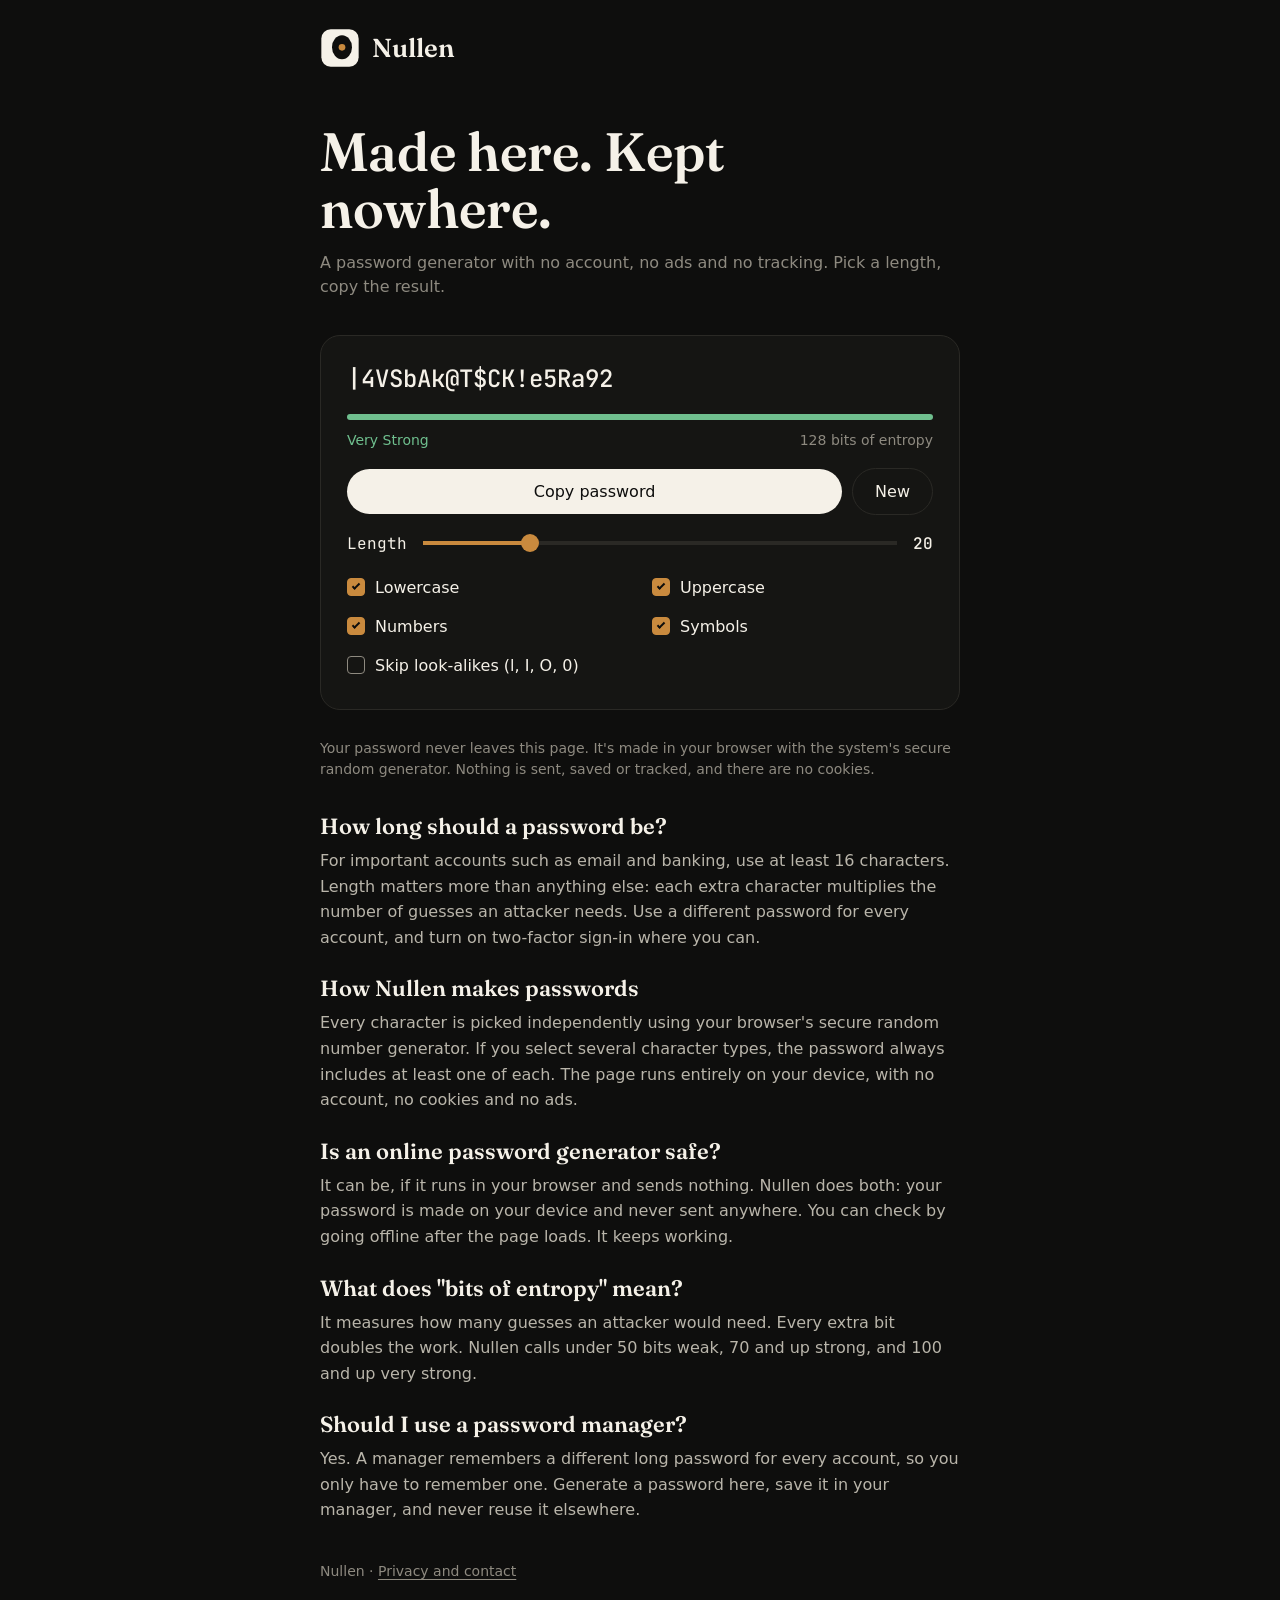
<file: index.html>
<!doctype html>
<html lang="en">
<head>
    <title>Nullen - Free Private Password Generator (No Tracking)</title>

    <meta charset="UTF-8"/>
    <meta name="viewport" content="width=device-width, initial-scale=1.0"/>
    <meta
            name="description"
            content="Generate strong passwords in your browser. No account, no ads, no tracking. Made here. Kept nowhere."
    />
    <link rel="canonical" href="https://nullen.cc/"/>
    <meta property="og:url" content="https://nullen.cc/"/>
    <meta
            property="og:title"
            content="Nullen: Free Private Password Generator"
    />
    <meta
            property="og:description"
            content="No account, no ads, no tracking. Passwords are made in your browser and never leave the page."
    />
    <meta property="og:type" content="website"/>
    <meta
            property="og:image"
            content="https://nullen.cc/assets/media/banner.png"
    />
    <link
            rel="shortcut icon"
            href="/assets/media/logo.svg"
            type="image/x-icon"
    />
    <meta property="og:type" content="website"/>
    <meta property="og:url" content="https://nullen.cc/"/>
    <meta name="theme-color" content="#0E0E0D"/>

    <link rel="stylesheet" href="/assets/css/style.css"/>
    <link rel="stylesheet" href="/assets/css/index.css"/>
</head>
<body>
<header>
    <a href="https://nullen.cc">
        <img src="/assets/media/logo.svg" alt="Logo" id="logo"/>
        <span>Nullen</span>
    </a>
</header>
<main>
    <div id="hero">
        <h1>Made here. Kept nowhere.</h1>
        <p>
            A password generator with no account, no ads and no tracking. Pick a
            length, copy the result.
        </p>
    </div>
    <div id="card">
        <div id="password-row">
            <span id="password-field">k9#Tq2v$Lw8!mP4xR7@c</span>
        </div>
        <div id="strength-row">
            <div id="strength-tracker">
                <span id="strength-bar"></span>
            </div>
        </div>
        <div id="info-row">
            <div id="meta">
                <p id="strength-info">Very strong</p>
                <p id="strength-bits">105 bits of entropy</p>
            </div>
        </div>
        <div id="buttons-row">
            <div id="buttons">
                <button id="button-copy"><span>Copy password</span></button>
                <button id="button-new"><span>New</span></button>
            </div>
        </div>
        <div id="length-row">
            <div id="length-selector">
                <label for="length-chooser">Length</label>
                <input
                        type="range"
                        min="8"
                        max="64"
                        step="1"
                        value="20"
                        id="length-chooser"
                />
                <span id="password-length">20</span>
            </div>
        </div>
        <div id="settings-row">
            <div id="options">
                <div class="options-row">
                    <div class="option">
                        <input
                                type="checkbox"
                                id="lowercase"
                                class="personlization"
                                checked
                        />
                        <label for="lowercase">Lowercase</label>
                    </div>
                    <div class="option">
                        <input
                                type="checkbox"
                                id="uppercase"
                                class="personlization"
                                checked
                        />
                        <label for="uppercase">Uppercase</label>
                    </div>
                </div>
                <div class="options-row">
                    <div class="option">
                        <input
                                type="checkbox"
                                id="numbers"
                                class="personlization"
                                checked
                        />
                        <label for="numbers">Numbers</label>
                    </div>
                    <div class="option">
                        <input
                                type="checkbox"
                                id="symbols"
                                class="personlization"
                                checked
                        />
                        <label for="symbols">Symbols</label>
                    </div>
                </div>
                <div class="options-row">
                    <div class="option">
                        <input
                                type="checkbox"
                                id="look-alikes"
                                class="personlization"
                        />
                        <label for="look-alikes">Skip look-alikes (l, I, O, 0)</label>
                    </div>
                </div>
            </div>
        </div>
    </div>
    <div id="privacy">
        <p>
            Your password never leaves this page. It's made in your browser with
            the system's secure random generator. Nothing is sent, saved or
            tracked, and there are no cookies.
        </p>
    </div>
    <div id="about">
        <div class="about-section">
            <h2>How long should a password be?</h2>
            <p>
                For important accounts such as email and banking, use at least 16
                characters. Length matters more than anything else: each extra
                character multiplies the number of guesses an attacker needs. Use a
                different password for every account, and turn on two-factor sign-in
                where you can.
            </p>
        </div>
        <div class="about-section">
            <h2>How Nullen makes passwords</h2>
            <p>
                Every character is picked independently using your browser's secure
                random number generator. If you select several character types, the
                password always includes at least one of each. The page runs
                entirely on your device, with no account, no cookies and no ads.
            </p>
        </div>
        <div class="about-section">
            <h2>Is an online password generator safe?</h2>
            <p>
                It can be, if it runs in your browser and sends nothing. Nullen does
                both: your password is made on your device and never sent anywhere.
                You can check by going offline after the page loads. It keeps
                working.
            </p>
        </div>
        <div class="about-section">
            <h2>What does "bits of entropy" mean?</h2>
            <p>
                It measures how many guesses an attacker would need. Every extra bit
                doubles the work. Nullen calls under 50 bits weak, 70 and up strong,
                and 100 and up very strong.
            </p>
        </div>
        <div class="about-section">
            <h2>Should I use a password manager?</h2>
            <p>
                Yes. A manager remembers a different long password for every
                account, so you only have to remember one. Generate a password here,
                save it in your manager, and never reuse it elsewhere.
            </p>
        </div>
    </div>
</main>
<footer>
    <span>Nullen · <a href="https://nullen.cc/pages/privacy">Privacy and contact</a></span>
</footer>

<script src="/assets/javascript/index.js"></script>
<script type="application/ld+json">
    {
        "@context": "https://schema.org",
        "@type": "Organization",
        "name": "Nullen",
        "url": "https://nullen.cc",
        "logo": "https://nullen.cc/assets/media/logo"
    }
</script>
</body>
</html>
</file>
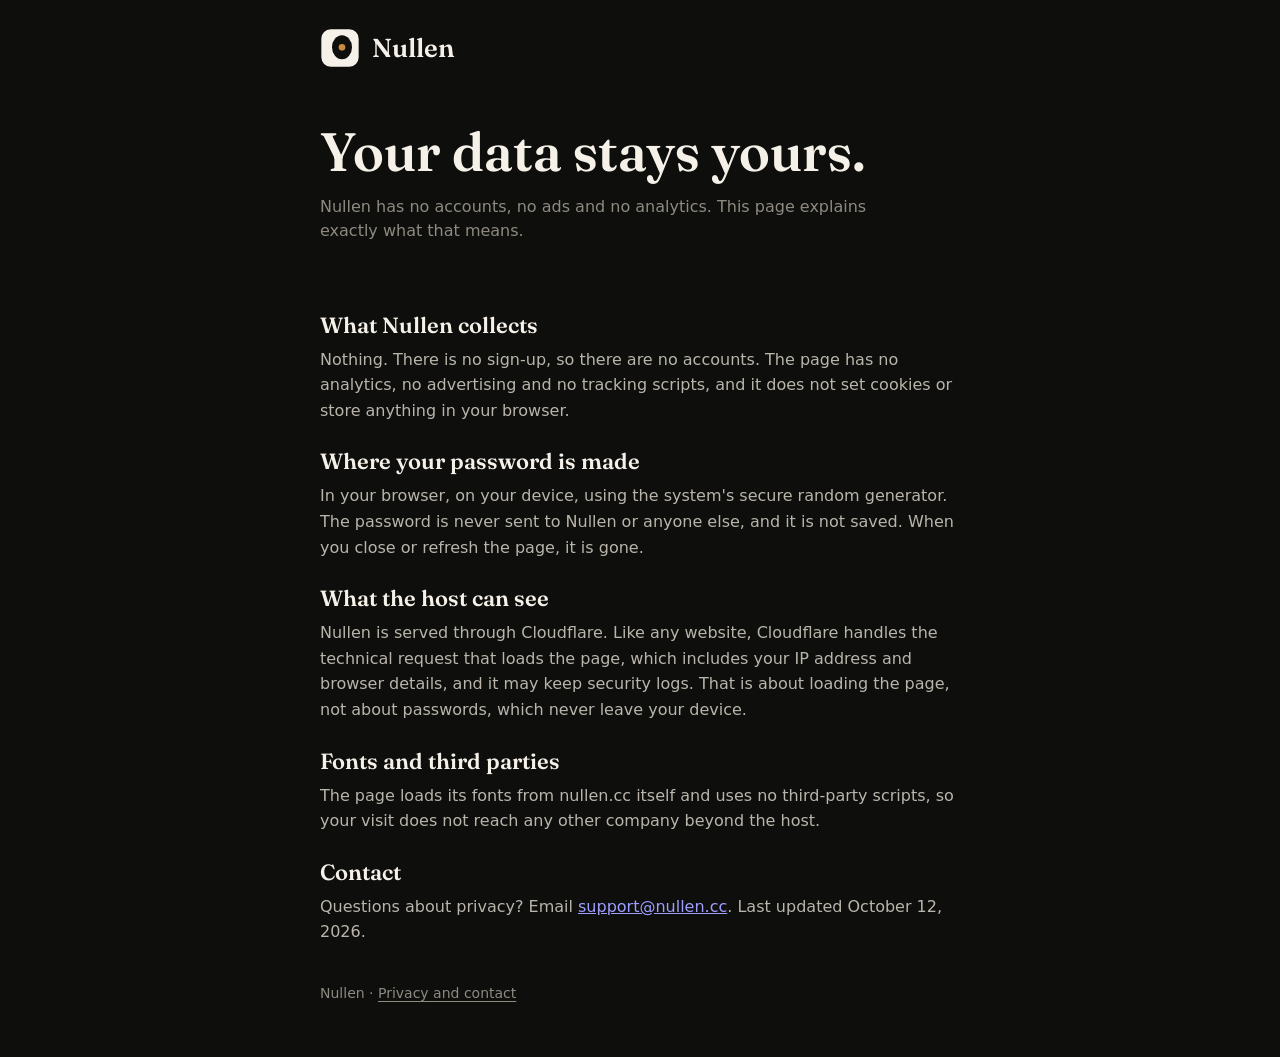
<file: pages/privacy.html>
<!doctype html>
<html lang="en">
<head>
    <title>Privacy and contact - Nullen</title>

    <meta charset="UTF-8"/>
    <meta name="viewport" content="width=device-width, initial-scale=1.0"/>
    <meta
            name="description"
            content="Nullen has no accounts, no ads and no analytics. This page explains exactly what that means."
    />
    <link rel="canonical" href="https://nullen.cc/pages/privacy"/>
    <meta property="og:url" content="https://nullen.cc/pages/privacy"/>
    <meta
            property="og:title"
            content="Nullen: Free Private Password Generator"
    />
    <meta
            property="og:description"
            content="No account, no ads, no tracking. Passwords are made in your browser and never leave the page."
    />
    <meta property="og:type" content="website"/>
    <meta
            property="og:image"
            content="https://nullen.cc/assets/media/banner.png"
    />
    <link
            rel="shortcut icon"
            href="/assets/media/logo.svg"
            type="image/x-icon"
    />
    <meta property="og:type" content="website"/>
    <meta property="og:url" content="https://nullen.cc/pages/privacy.html"/>
    <meta name="theme-color" content="#0E0E0D"/>

    <link rel="stylesheet" href="/assets/css/style.css"/>
    <link rel="stylesheet" href="/assets/css/privacy.css"/>
</head>
<body>
<header>
    <a href="https://nullen.cc">
        <img src="/assets/media/logo.svg" alt="Logo" id="logo"/>
        <span>Nullen</span>
    </a>
</header>
<main>
    <div id="hero">
        <h1>Your data stays yours.</h1>
        <p>
            Nullen has no accounts, no ads and no analytics. This page explains
            exactly what that means.
        </p>
    </div>
    <div id="about">
        <div class="about-section">
            <h2>What Nullen collects</h2>
            <p>
                Nothing. There is no sign-up, so there are no accounts. The page
                has no analytics, no advertising and no tracking scripts, and it
                does not set cookies or store anything in your browser.
            </p>
        </div>
        <div class="about-section">
            <h2>Where your password is made</h2>
            <p>
                In your browser, on your device, using the system's secure random
                generator. The password is never sent to Nullen or anyone else, and
                it is not saved. When you close or refresh the page, it is gone.
            </p>
        </div>
        <div class="about-section">
            <h2>What the host can see</h2>
            <p>
                Nullen is served through Cloudflare. Like any website, Cloudflare
                handles the technical request that loads the page, which includes
                your IP address and browser details, and it may keep security
                logs. That is about loading the page, not about passwords, which
                never leave your device.
            </p>
        </div>
        <div class="about-section">
            <h2>Fonts and third parties</h2>
            <p>
                The page loads its fonts from nullen.cc itself and uses no
                third-party scripts, so your visit does not reach any other company
                beyond the host.
            </p>
        </div>
        <div class="about-section">
            <h2>Contact</h2>
            <p>
                Questions about privacy? Email <a class="contact-link" href="mailto:support@nullen.cc">support@nullen.cc</a>. Last updated
                October 12, 2026.
            </p>
        </div>
    </div>
</main>
<footer>
    <span>Nullen · <a href="https://nullen.cc/pages/privacy">Privacy and contact</a></span>
</footer>
</body>
</html>
</file>
<file: assets/css/style.css>
/* ============================================================
   style.css — Universal theme for all Nullen pages
   Fonts, colors, reset, header/footer, hero, text sections
   ============================================================ */
@font-face {
    font-family: "Fraunces";
    src: url("/assets/fonts/Fraunces-VariableFont_SOFT\,WONK\,opsz\,wght.ttf") format("truetype");
    font-weight: 100 900;
    font-display: swap;
}

@font-face {
    font-family: "JetBrainsMono";
    src: url("/assets/fonts/JetBrainsMono-VariableFont_wght.ttf") format("truetype");
    font-weight: 100 800;
    font-display: swap;
}

*, *::before, *::after {
    box-sizing: border-box;
}

h1, h2, p {
    margin: 0;
}

button {
    font: inherit;
    color: inherit;
    background: none;
    border: 0;
    cursor: pointer;
}

:root {
    --background-color: #0E0E0D;
    --card-background-color: #151513;
    --border-color: #2A2925;
    --main-text: #F5F1E8;
    --secondray-text: #B9B5AA;
    --small-text: #8E8A80;
    --theme-color: #C98A3E;
    --symbols-color: #E3C79A;
    --button-color: #F5F1E8;
    --button-text-color: #0E0E0D;
    --weak-password-bar: #D9604C;
    --fair-password-bar: #C98A3E;
    --strong-password-bar: #A9B865;
    --vstrong-password-bar: #6FBF8E;

    --main-font: "Fraunces", "Iowan Old Style", "Palatino Linotype", Palatino, Georgia, serif;
    --secondray-font: system-ui, -apple-system, "Segoe UI", Roboto, sans-serif;
    --password-font: "JetBrainsMono", ui-monospace, "SF Mono", Menlo, Consolas, monospace;
}

html {
    background: var(--background-color);
    color-scheme: dark;
}

body {
    margin: 0;
    background-color: var(--background-color);
    color: var(--main-text);
    font-family: var(--secondray-font);
}

header, main, footer {
    width: min(100%, 680px);
    margin-inline: auto;
    padding-inline: 20px;
}

header {
    display: flex;
    padding-top: 28px;
    padding-bottom: 56px;
    align-items: center;
    gap: 12px;
    align-self: stretch;
}

header a {
    display: flex;
    align-items: center;
    gap: 12px;
    text-decoration: none;
}

#logo {
    width: 40px;
    height: 40px;
}

header span {
    color: var(--button-color);
    font-family: var(--main-font);
    font-size: 26px;
    font-style: normal;
    font-weight: 600;
    line-height: normal;
}

#hero {
    display: flex;
    padding-bottom: 36px;
    flex-direction: column;
    align-items: flex-start;
    gap: 14px;
    align-self: stretch;
}

#hero h1 {
    align-self: stretch;
    color: var(--main-text);
    font-family: var(--main-font);
    font-size: clamp(34px, 7vw, 54px);
    font-style: normal;
    font-weight: 600;
    line-height: 105%;
}

#hero p {
    align-self: stretch;
    color: var(--small-text);
    font-family: var(--secondray-font);
    font-size: 16px;
    font-style: normal;
    font-weight: 400;
    line-height: 150%;
}

#privacy {
    display: flex;
    padding-top: 28px;
    flex-direction: column;
    align-items: flex-start;
    align-self: stretch;
}

#privacy p {
    align-self: stretch;
    color: var(--small-text);
    font-family: var(--secondray-font);
    font-size: 14px;
    font-style: normal;
    font-weight: 400;
    line-height: 150%;
}

#privacy p span {
    color: var(--main-text);
}

#about {
    display: flex;
    padding-top: 32px;
    flex-direction: column;
    align-items: flex-start;
    align-self: stretch;
}

.about-section {
    display: flex;
    padding-bottom: 24px;
    flex-direction: column;
    align-items: flex-start;
    gap: 8px;
    align-self: stretch;
}

.about-section h2 {
    align-self: stretch;
    color: var(--main-text);
    font-family: var(--main-font);
    font-size: 22px;
    font-style: normal;
    font-weight: 600;
    line-height: normal;
}

.about-section p {
    align-self: stretch;
    color: var(--secondray-text);
    font-family: var(--secondray-font);
    font-size: 16px;
    font-style: normal;
    font-weight: 400;
    line-height: 160%;
}

footer {
    display: flex;
    padding-top: 16px;
    padding-bottom: 56px;
    flex-direction: column;
    align-items: flex-start;
    align-self: stretch;
}

footer span {
    align-self: stretch;
    color: var(--small-text);
    font-family: var(--secondray-font);
    font-size: 14px;
    font-style: normal;
    font-weight: 400;
    line-height: normal;
}

footer a {
    color: inherit;
    text-decoration: underline;
    text-underline-offset: 3px;
}

footer a:hover {
    color: var(--secondray-text);
}

footer a:focus-visible {
    outline: 2px solid var(--main-text);
    outline-offset: 3px;
    border-radius: 2px;
}

@media (max-width: 480px) {
    header {
        padding-bottom: 40px;
    }
}
</file>
<file: assets/css/index.css>
/* ============================================================
   index.css — Styles for the password generator (index.html)
   Loaded after style.css. Uses theme variables defined there
   ============================================================ */

#card {
    display: flex;
    padding: 26px;
    flex-direction: column;
    align-items: flex-start;
    align-self: stretch;
    border-radius: 20px;
    border: 1px solid var(--border-color);
    background-color: var(--card-background-color);
}

#password-row {
    display: flex;
    flex-direction: column;
    align-items: flex-start;
    align-self: stretch;
}

#password-row span {
    align-self: stretch;
    color: var(--main-text);
    font-family: var(--password-font);
    font-size: clamp(18px, 4.6vw, 24px);
    overflow-wrap: anywhere;
    font-style: normal;
    font-weight: 500;
    line-height: 140%;
    overflow-wrap: break-word;
    word-break: break-all;
}

#strength-row {
    display: flex;
    padding-top: 18px;
    flex-direction: column;
    align-items: flex-start;
    align-self: stretch;
}

#strength-tracker {
    display: flex;
    height: 6px;
    overflow: hidden;
    align-items: center;
    align-self: stretch;
    border-radius: 3px;
    background-color: #2A2925;
}

#strength-bar {
    display: block;
    width: 85%;
    height: 6px;
    background-color: #6FBF8E;
}

#info-row {
    display: flex;
    padding-top: 12px;
    flex-direction: column;
    align-items: flex-start;
    align-self: stretch;
}

#meta {
    display: flex;
    justify-content: space-between;
    align-items: center;
    align-self: stretch;
}

#strength-info {
    color: #6FBF8E;
    font-family: var(--secondray-font);
    font-size: 14px;
    font-style: normal;
    font-weight: 400;
    line-height: normal;
}

#strength-bits {
    color: #8E8A80;
    font-family: var(--secondray-font);
    font-size: 14px;
    font-style: normal;
    font-weight: 400;
    line-height: normal;
}

#buttons-row {
    display: flex;
    padding-top: 20px;
    flex-direction: column;
    align-items: flex-start;
    align-self: stretch;
}

#buttons {
    display: flex;
    align-items: center;
    gap: 10px;
    align-self: stretch;
}

#button-copy {
    display: flex;
    padding: 13px 22px;
    justify-content: center;
    align-items: center;
    flex: 1 0 0;
    border-radius: 999px;
    background-color: var(--button-color);
}

#button-copy span {
    color: var(--button-text-color);
    font-family: var(--secondray-font);
    font-size: 16px;
    font-style: normal;
    font-weight: 500;
    line-height: normal;
}

#button-new {
    display: flex;
    padding: 13px 22px;
    justify-content: center;
    align-items: center;
    border-radius: 999px;
    border: 1px solid var(--border-color);
}

#button-new span {
    color: #F5F1E8;
    font-family: var(--secondray-font);
    font-size: 16px;
    font-style: normal;
    font-weight: 500;
    line-height: normal;
}

#length-row {
    display: flex;
    padding-top: 18px;
    flex-direction: column;
    align-items: flex-start;
    align-self: stretch;
}

#length-selector {
    display: flex;
    align-items: center;
    gap: 16px;
    align-self: stretch;
}

#length-selector label {
    color: var(--main-text);
    font-family: var(--password-font);
    font-size: 16px;
    font-style: normal;
    font-weight: 400;
    line-height: normal;
}

#length-chooser {
    -webkit-appearance: none;
    appearance: none;
    flex: 1;
    min-width: 0;
    height: 18px;
    margin: 0;
    background: transparent;
    cursor: pointer;
}

/* Chrome, Safari, Edge. JS sets --fill (0-100%) */
#length-chooser::-webkit-slider-runnable-track {
    height: 18px;
    border-radius: 2px;
    background: linear-gradient(to right, var(--theme-color) 0 var(--fill, 21%), var(--border-color) var(--fill, 21%) 100%) center / 100% 4px no-repeat;
}

#length-chooser::-webkit-slider-thumb {
    -webkit-appearance: none;
    appearance: none;
    width: 18px;
    height: 18px;
    margin-top: 0;
    border: 0;
    border-radius: 50%;
    background: var(--theme-color);
}

/* Firefox (separate rules) */
#length-chooser::-moz-range-track {
    height: 4px;
    border-radius: 2px;
    background: var(--border-color);
}

#length-chooser::-moz-range-progress {
    height: 4px;
    border-radius: 2px;
    background: var(--theme-color);
}

#length-chooser::-moz-range-thumb {
    width: 18px;
    height: 18px;
    border: 0;
    border-radius: 50%;
    background: var(--theme-color);
}

#length-chooser:focus-visible {
    outline: 2px solid var(--main-text);
    outline-offset: 4px;
}

#password-length {
    color: #F5F1E8;
    font-family: var(--password-font);
    font-size: 16px;
    font-style: normal;
    font-weight: 500;
    line-height: normal;
}

#settings-row {
    display: flex;
    padding-top: 16px;
    flex-direction: column;
    align-items: flex-start;
    align-self: stretch;
}

#options {
    display: flex;
    flex-direction: column;
    align-items: flex-start;
    gap: 4px;
    align-self: stretch;
}

.options-row {
    display: flex;
    align-items: center;
    gap: 24px;
    align-self: stretch;
}

.option {
    display: flex;
    padding: 8px 0;
    align-items: center;
    gap: 10px;
    flex: 1 0 0;
}

.personlization {
    -webkit-appearance: none;
    appearance: none;
    flex: none;
    display: grid;
    place-items: center;
    width: 18px;
    height: 18px;
    margin: 0;
    border: 1.5px solid var(--small-text);
    border-radius: 4px;
    background: transparent;
    cursor: pointer;
}

.personlization:checked {
    background: var(--theme-color);
    border-color: var(--theme-color);
}

.personlization::after {
    content: "";
    width: 4px;
    height: 8px;
    border: solid var(--button-text-color);
    border-width: 0 2px 2px 0;
    transform: rotate(45deg) translate(-1px, -1px);
    opacity: 0;
}

.personlization:checked::after {
    opacity: 1;
}

.personlization:focus-visible {
    outline: 2px solid var(--main-text);
    outline-offset: 3px;
}

.option label {
    cursor: pointer;
    color: var(--main-text);
    font-family: var(--secondray-font);
    font-size: 16px;
    font-style: normal;
    font-weight: 400;
    line-height: normal;
}

button:hover {
    opacity: 0.9;
}

#button-new:hover {
    border-color: var(--small-text);
    opacity: 1;
}

button:focus-visible {
    outline: 2px solid var(--main-text);
    outline-offset: 3px;
}

@media (max-width: 480px) {
    #card {
        padding: 20px;
    }

    .options-row {
        flex-direction: column;
        align-items: stretch;
        gap: 0;
    }
}
</file>
<file: assets/css/privacy.css>
/* ============================================================
   privacy.css — Styles for pages/privacy.html
   Loaded after style.css. Uses theme variables defined there
   ============================================================ */

#hero p {
    max-width: 560px;
}
</file>
